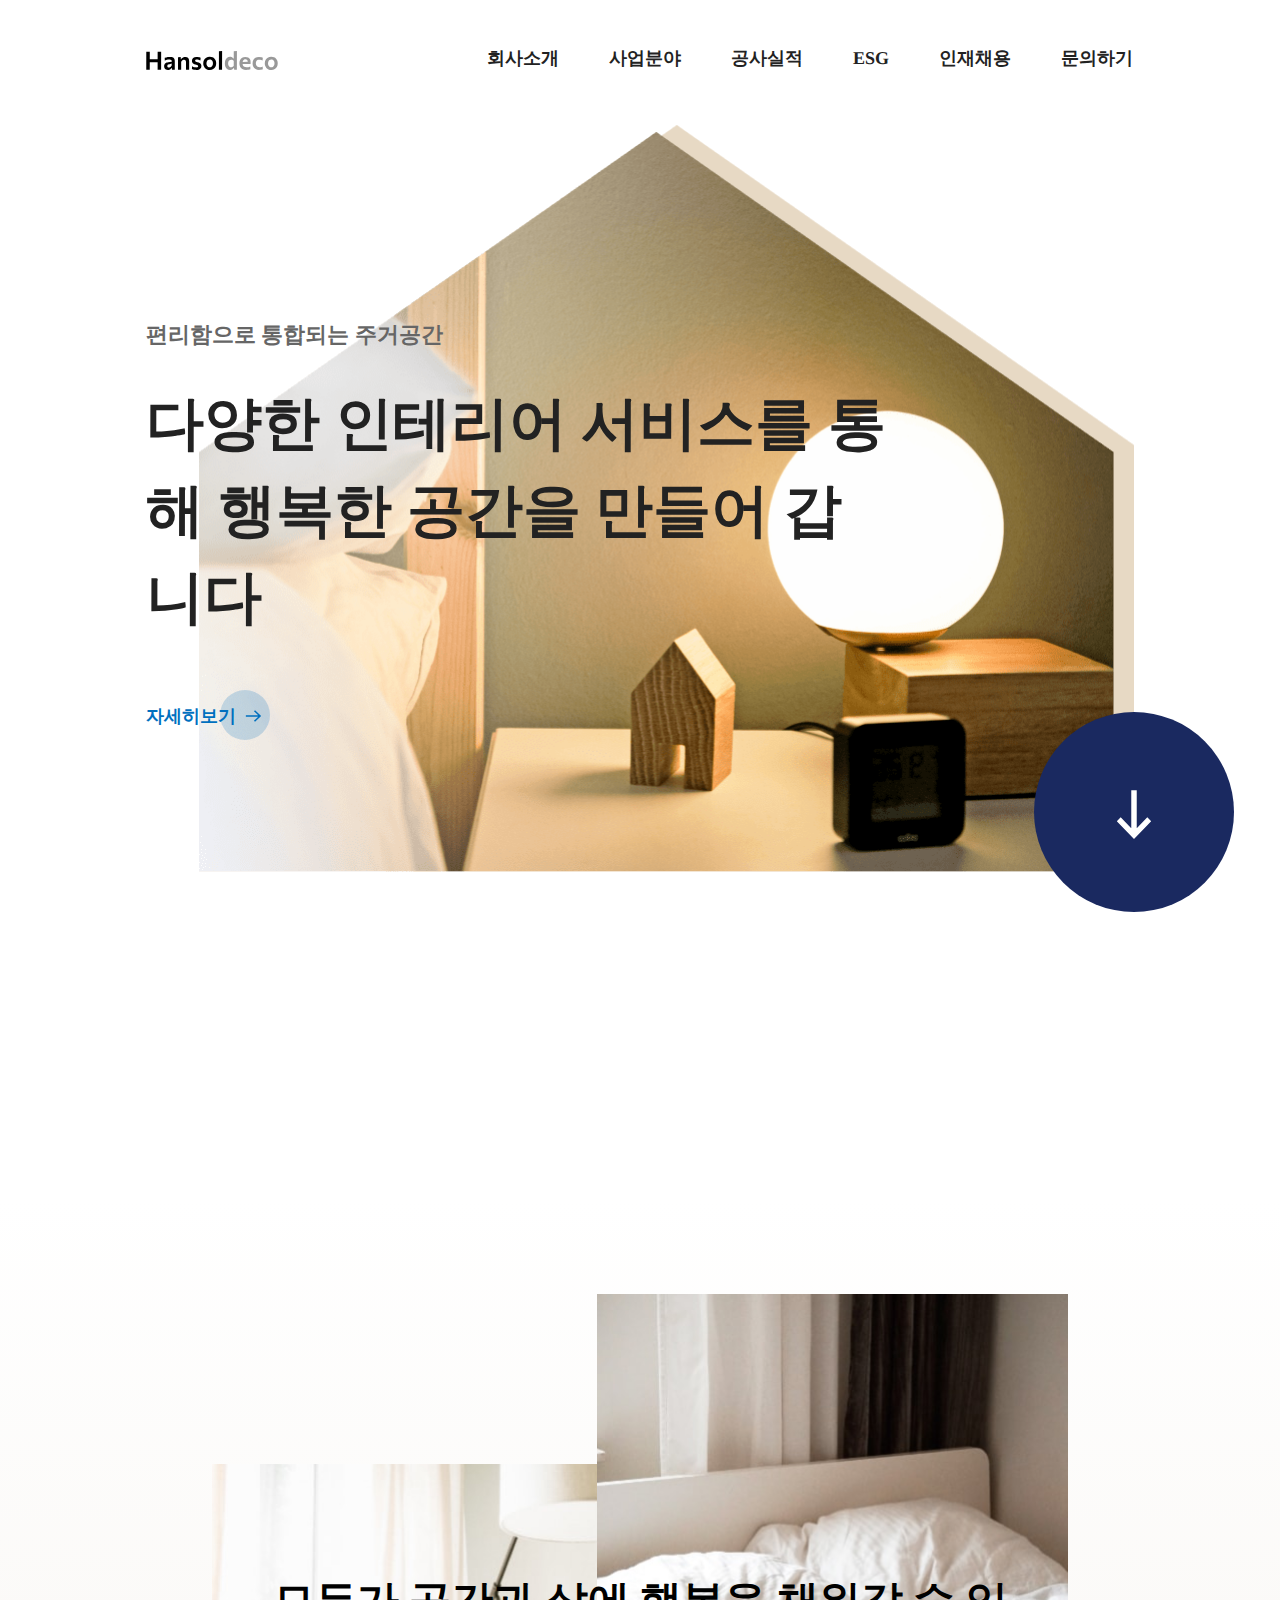
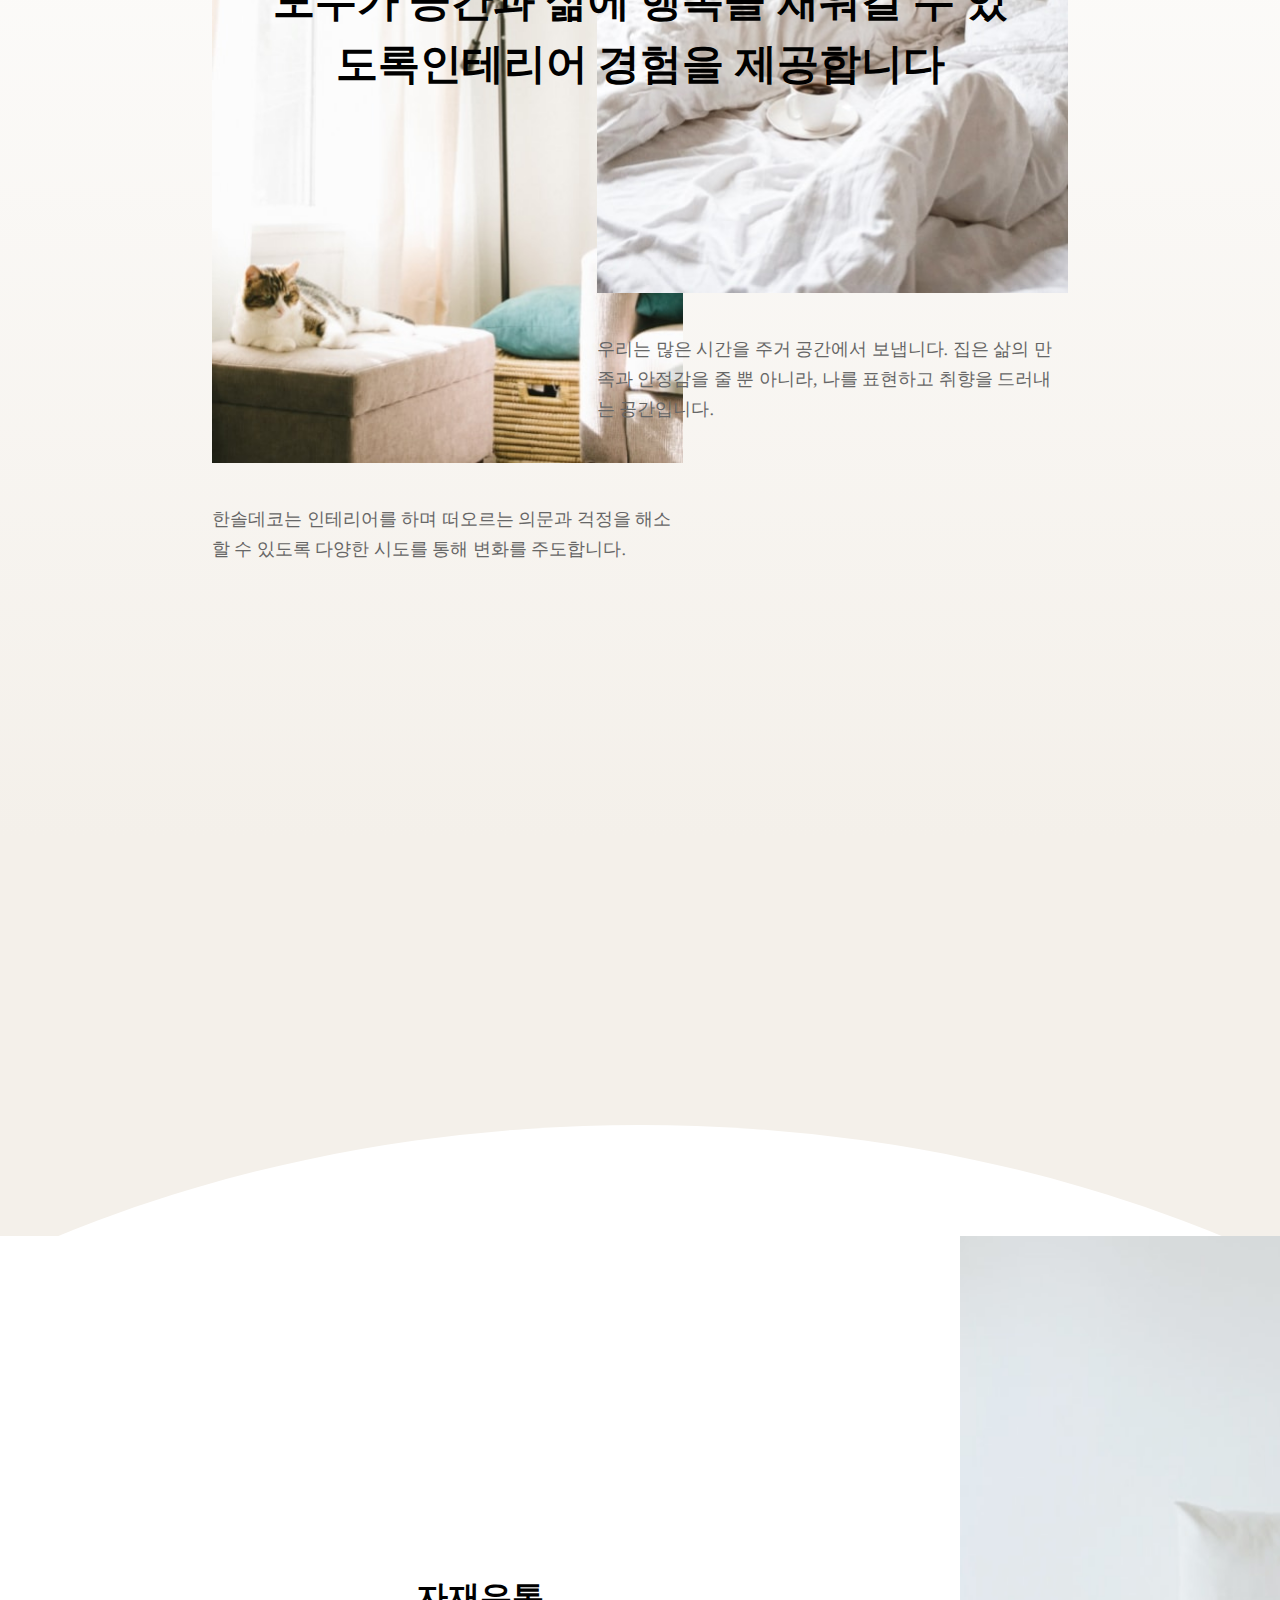
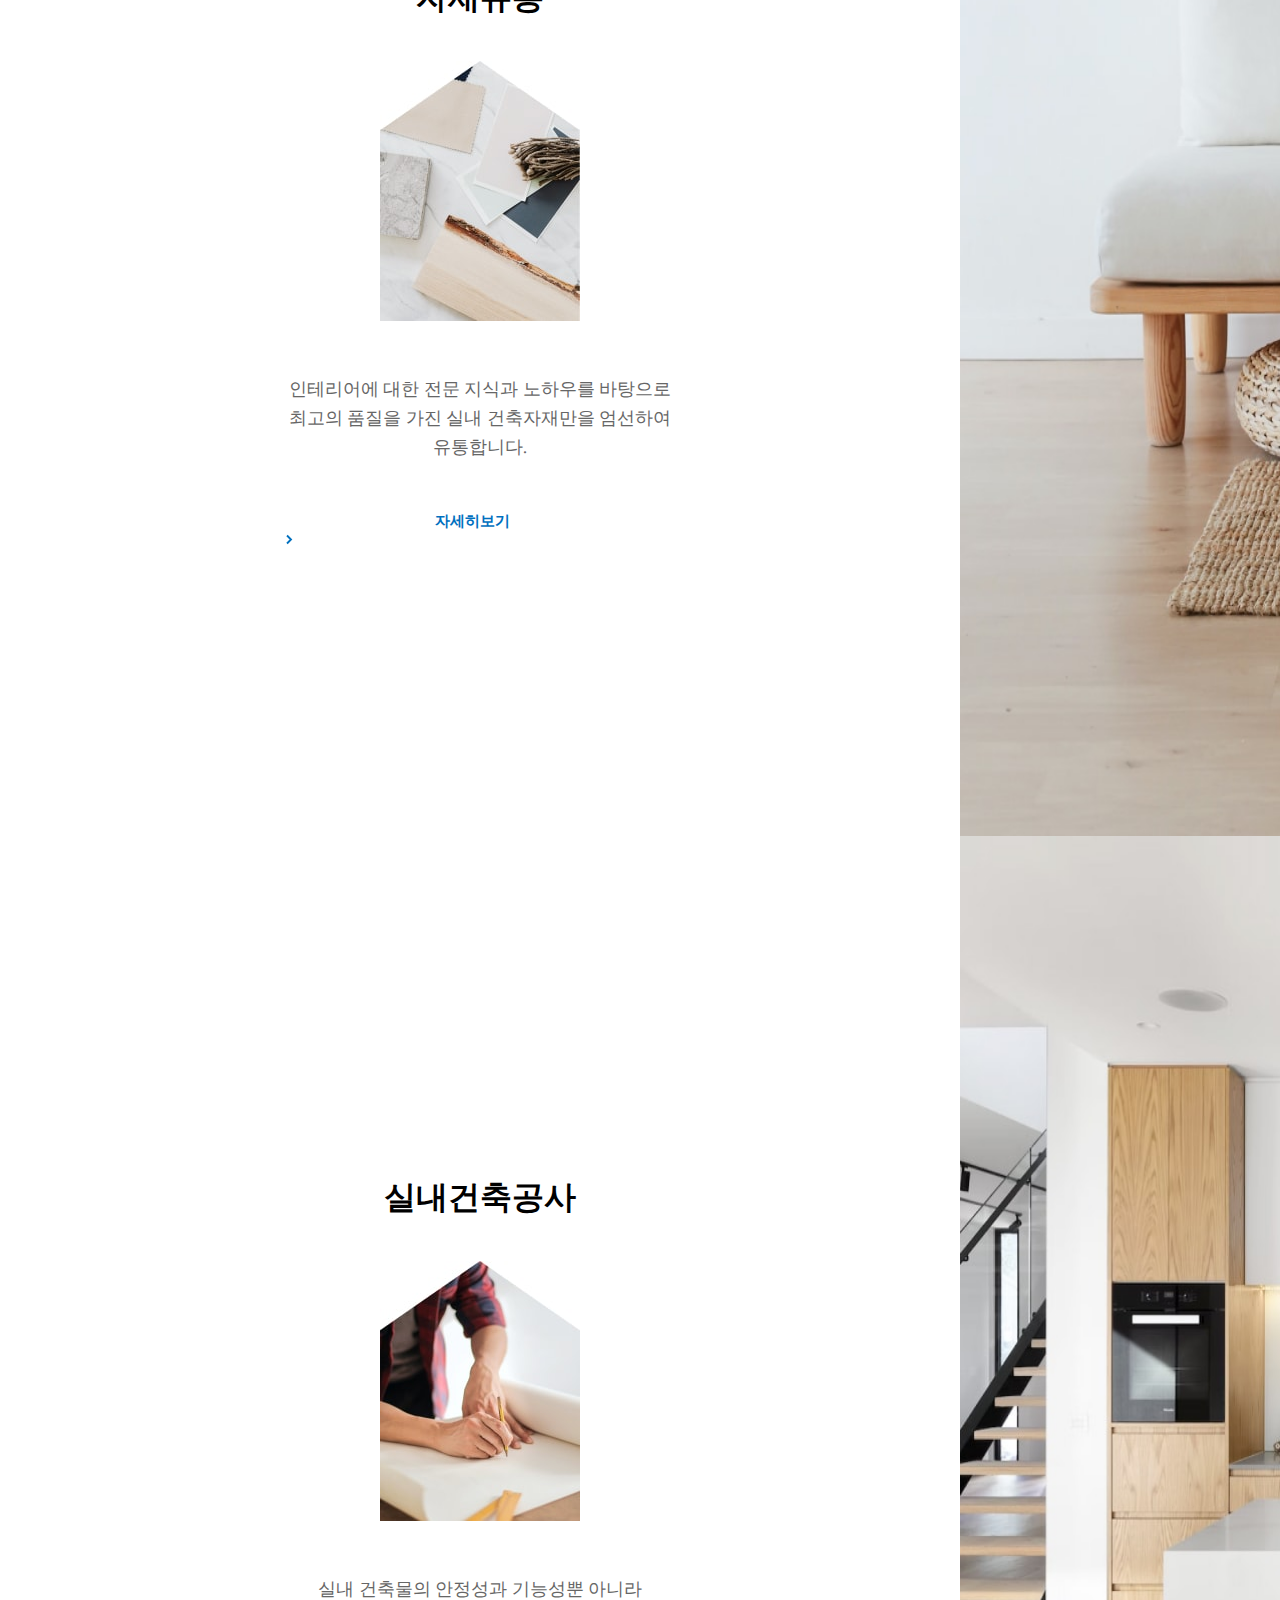
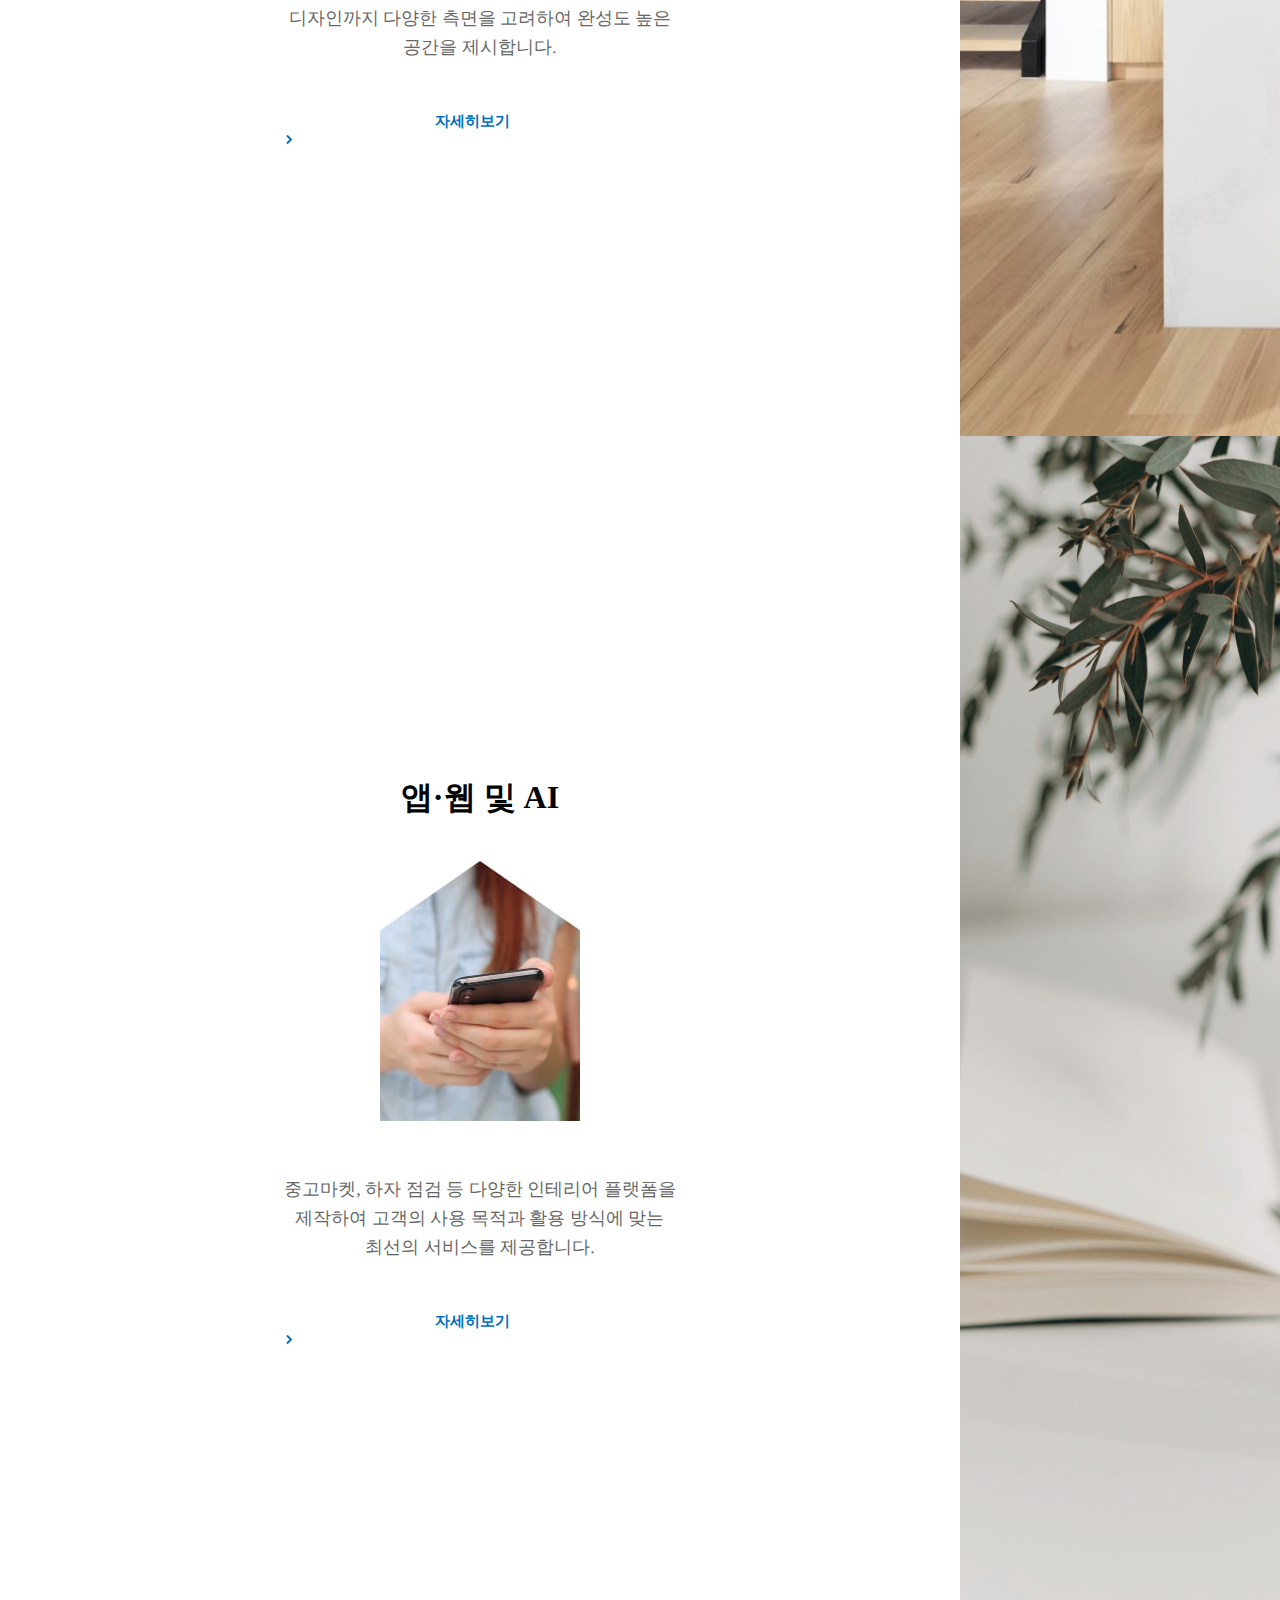
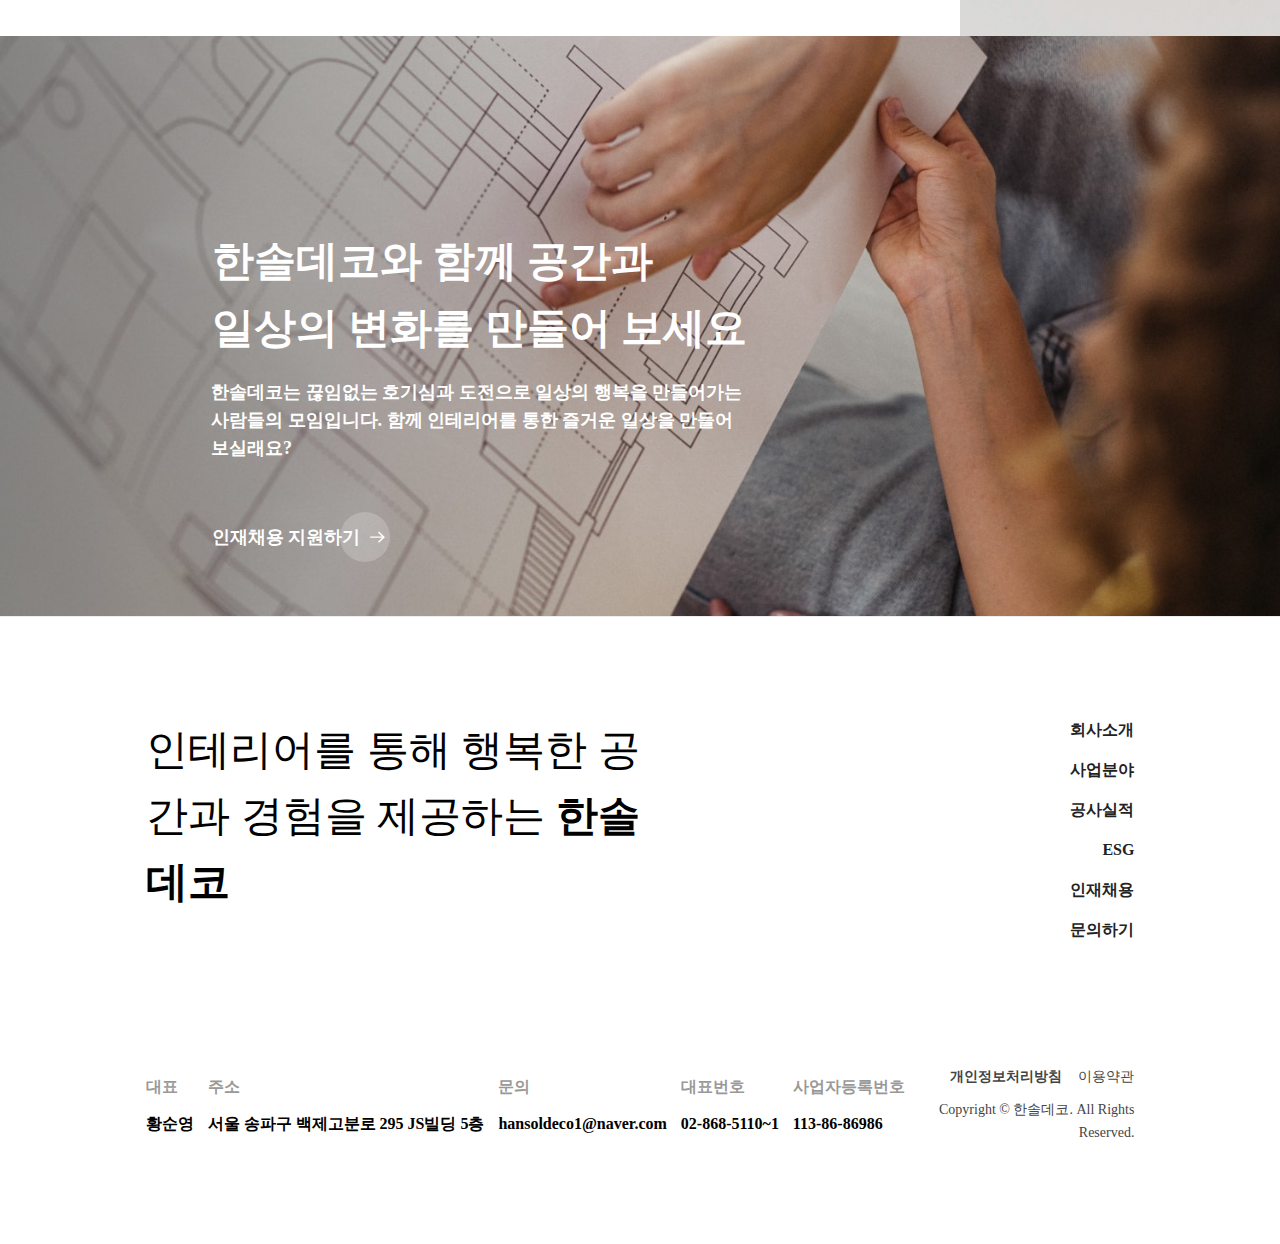
<file: index.html>
<!DOCTYPE html>
<html lang="ko">
<head>
    <meta charset="UTF-8">
    <meta name="viewport" content="width=device-width, initial-scale=1.0">
    <title>정다운-한솔데코(메인)</title>
    <script src="https://code.jquery.com/jquery-1.12.4.min.js"></script>
    <script src="./js/script.js"></script>

    <link rel="stylesheet" href="./css/style.css">
    <link rel="stylesheet" href="./css/slick.css">
    <link rel="stylesheet" href="./css/animate.min.css">
    <link rel="stylesheet" href="./css/slick-theme.css">

</head>
<body>
    <div id="wrap">
        <header class="sticky-header">
            <div class="headerInner">
                <!-- logo -->
                <h1><a href="./index.html"><img src="./images/logo.svg" alt="삼성물산로고"></a></h1>
                <nav class="pc_menu">
                    <ul class="mainmenu">
                        <li><a href="#">회사소개</a></li>
                        <li>
                            <a href="#">사업분야</a>
                            <ul class="submenu">
                                <li><a href="#">자재유통</a></li>
                                <li><a href="#">실내건축공사</a></li>
                                <li><a href="#">앱·웹 및 AI</a></li>
                            </ul>
                        </li>
                        <li><a href="#">공사실적</a></li>
                        <li><a href="#">ESG</a></li>
                        <li><a href="./talent.html">인재채용</a></li>
                        <li><a href="#">문의하기</a></li>
                    </ul>
                </nav>
            </div>
        </header>
        <main>
            <div class="main_visual">
                <div class="text">
                    <h3 class="subtitle">편리함으로 통합되는 주거공간</h3>
                    <h2 class="title">다양한 인테리어 서비스를 통해 행복한 공간을 만들어 갑니다</h2>
                    <a href="#">자세히보기</a>
                </div>
                <div class="home">
                    <div class="homebg">
                        <img class="movable" src="./images/visual_img02.png" alt="main">
                    </div>
                    <img src="./images/visual_img01.png" alt="main">
                </div>
                <div class="quick">
                    <a href="#"><img src="./images/arrow_down.svg" alt="quick icon"></a>
                </div>
            </div>

            <section>
                <div class="imgbox1">
                    <img src="./images/sec1-1.jpg" alt="sectionImg">
                    <p>한솔데코는 인테리어를 하며 떠오르는 의문과 걱정을 해소할 수 있도록 다양한 시도를 통해 변화를 주도합니다.</p>
                </div>
                <div class="imgbox2">
                    <img src="./images/sec1-2.jpg" alt="sectionImg">
                    <p>우리는 많은 시간을 주거 공간에서 보냅니다. 집은 삶의 만족과 안정감을 줄 뿐 아니라, 나를 표현하고 취향을 드러내는 공간입니다.</p>
                </div>
                <h2 class="title">모두가 공간과 삶에 행복을 채워갈 수 있도록인테리어 경험을 제공합니다</h2>
                <div class="bg-circle">
                    <h2 class="title">한솔데코의<br>사업영역을 소개합니다</h2>
                </div>
            </section>
            <ul class="businessList">
                <li class="list">
                    <div class="listInner">
                        <div class="info">
                            <h2 class="title">자재유통</h2>
                            <img src="./images/sec2-1.jpg" alt="자재유통">
                            <p>인테리어에 대한 전문 지식과 노하우를 바탕으로 최고의 품질을 가진 실내 건축자재만을 엄선하여 유통합니다.</p>
                            <a href="#">자세히보기</a>
                        </div>
                        <img src="./images/sec2-2.jpg" alt="자재유통" class="listImg">
                    </div>
                </li>
                <li class="list">
                    <div class="listInner">
                        <div class="info">
                            <h2 class="title">실내건축공사</h2>
                            <img src="./images/sec3-1.jpg" alt="실내건축공사">
                            <p>실내 건축물의 안정성과 기능성뿐 아니라 디자인까지 다양한 측면을 고려하여 완성도 높은 공간을 제시합니다.</p>
                            <a href="#">자세히보기</a>
                        </div>
                        <img src="./images/sec3-2.jpg" alt="실내건축공사" class="listImg">
                    </div>
                </li>
                <li class="list" >
                    <div class="listInner">
                        <div class="info">
                            <h2 class="title">앱·웹 및 AI</h2>
                            <img src="./images/sec4-1.jpg" alt="앱·웹 및 AI">
                            <p>중고마켓, 하자 점검 등 다양한 인테리어 플랫폼을 제작하여 고객의 사용 목적과 활용 방식에 맞는 최선의 서비스를 제공합니다.</p>
                            <a href="#">자세히보기</a>
                        </div>
                        <img src="./images/sec4-2.png" alt="앱·웹 및 AI" class="listImg">
                    </div>
                </li>
            </ul>
            <div class="talent">
                <div class="talentInner">
                    <h2 class="title">한솔데코와 함께 공간과<br>일상의 변화를 만들어 보세요</h2>
                    <div class="subtitle">한솔데코는 끊임없는 호기심과 도전으로 일상의 행복을 만들어가는 사람들의 모임입니다. 함께 인테리어를 통한 즐거운 일상을 만들어 보실래요?</div>
                    <a href="./talent.html">인재채용 지원하기</a>
                </div>
            </div>
        </main>

        <footer>
            <div class="footerInner">
                <div class="text">
                    <h2 class="title">인테리어를 통해 행복한 공간과 경험을 제공하는 <span>한솔데코</span></h2>
                    <ul>
                        <li><a href="#">회사소개</a></li>
                        <li><a href="#">사업분야</a></li>
                        <li><a href="#">공사실적</a></li>
                        <li><a href="#">ESG</a></li>
                        <li><a href="./talent.html">인재채용</a></li>
                        <li><a href="#">문의하기</a></li>
                    </ul>
                </div>
                <div class="binfo">
                    <div class="infoBox1">
                        <dl class="infoInner">
                            <dt>대표</dt>
                            <dd>황순영</dd>
                        </dl>
                        <dl class="infoInner">
                            <dt>주소</dt>
                            <dd>서울 송파구 백제고분로 295 JS빌딩 5층</dd>
                        </dl>
                        <dl class="infoInner">
                            <dt>문의</dt>
                            <dd>hansoldeco1@naver.com</dd>
                        </dl>
                        <dl class="infoInner">
                            <dt>대표번호</dt>
                            <dd>02-868-5110~1</dd>
                        </dl>
                        <dl class="infoInner">
                            <dt>사업자등록번호</dt>
                            <dd>113-86-86986</dd>
                        </dl>
                    </div>
                    <div class="infoBox2">
                            <a href="#">개인정보처리방침</a>
                            <a href="#">이용약관</a>
                            <div class="copyright">Copyright &copy; 한솔데코. All Rights Reserved.</div>
                    </div>
                </div>
            </div>
        </footer>
    </div>
</body>
</html>
</file>
<file: css/style.css>
@charset "UTF-8";

/* reset */
* {margin: 0;padding: 0;}
a {text-decoration: none;}
li, .info {list-style: none;}
p, a, h1, h2, h3, h4, h5, h6 {transform: skew(-0.1deg);}

/* js */
.scroll_on.type_bottom {transform: translate(0, 50px);}
.scroll_on.type_top {transform: translate(0, -50px);}
.scroll_wrap {overflow: hidden;}
.scroll_on {padding:50px 0;font-size: 24px;font-weight:700;text-align: center;opacity: 0;transition: all 1s;}
.scroll_on.active {opacity: 1 !important;transform: translate(0, 0) !important;}

body {font-family: 'NanumSquare';position: relative;}
/* =========================
    header
========================= */
#wrap header {
    width: 100%;height: 112px;
    background-color: #fff;
    position: fixed;
    top: 0;left: 0;
    transition: all 0.4s;
    z-index: 9999999999;
}

.scroll-down .sticky-header {
    transform: translate3d(0, -100%, 0);
  }
  
.scroll-up .sticky-header {
    transform: none;
  }

#wrap header .headerInner  {
    width: 77.25%;height: 112px;
    padding-top: 4px;
    margin: 0 auto;
    display: flex;
    justify-content: space-between;
    align-items: center;
    position: relative;
}

/* logo */
#wrap header .headerInner h1.logo {
    width: 200px;height: 100px;
}
#wrap header .headerInner h1.logo img {
    width: 150px;margin-top: 30px;
}

/* =========================
    menu
========================= */
#wrap header .headerInner nav.pc_menu {
    position: absolute;
    right: -24px;top:45px;
}
#wrap header .headerInner nav.pc_menu ul.mainmenu {
    display: flex;
    align-items: center;
}

/* main+sub */
#wrap header .headerInner nav.pc_menu ul.mainmenu li>a {
    color: #222;
    font-size: 18px;
    font-weight: 700;
    line-height: 27px;
    display: flex;
    align-items: center;
    justify-content: center;
    text-align: center;
    right: -15px;
    margin: 0 25px;
}
#wrap header .headerInner nav.pc_menu ul.mainmenu li a:focus,
#wrap header .headerInner nav.pc_menu ul.mainmenu li a:hover {
    color: #0070bf;
}

/* menu */
#wrap header .headerInner nav.pc_menu ul.mainmenu>li {
    line-height: 50px;
    position: relative;
}

/* sub */
#wrap header .headerInner nav.pc_menu ul.mainmenu>li .submenu {
    width: 137px;height: 104px;
    background-color: #fff;
    box-shadow: 0px 0px 15px 1px rgba(0, 0, 0, 0.1);
    border-radius: 10px;
    padding: 26px 0;
    z-index: 99999999999;
    display: none;
    position: absolute;
    left: -8%;
    top: 50px;
    overflow: hidden;
    text-transform: none;
}
#wrap header .headerInner nav.pc_menu ul.mainmenu>li .submenu a {
    font-size: 16px;
    font-weight: 700;
    color: #666;
    word-break: keep-all;
}
#wrap header .headerInner nav.pc_menu ul.mainmenu li .submenu a:nth-child(1),
#wrap header .headerInner nav.pc_menu ul.mainmenu li .submenu a:nth-child(2) {
    margin-bottom: 14px;
}
#wrap header .headerInner nav.pc_menu ul.mainmenu li .submenu a:hover {
    color: #0070bf;
}



/* =========================
    main
========================= */
#wrap main {width: 100%;margin: 0 auto;overflow: hidden;}
#wrap main .main_visual {
    display: flex;
    position: relative;
    width: 77.25%;height: 1200px;
    margin: 0 auto;
}
#wrap main .main_visual .text {
    position: absolute;
    top: 320px;
    z-index: 2;
}
#wrap main .main_visual .text h3 {
    color: #666;
    font-size: 22px;
    margin-bottom: 30px;
}
#wrap main .main_visual .text h2 {
    color: #222;
    width: 740px;
    font-weight: 700;
    font-size: 58px;
    line-height: 87px;
    margin-bottom: 63px;
    word-break: normal;
}
#wrap main .main_visual .text a {
    color: #0070bf;
    font-weight: 700;
    font-size: 18px;
    display: flex;
    align-items: center;
    position: relative;
}
#wrap main .main_visual .text a::before {
    content: "";
    width: 50px;height: 50px;
    border-radius: 50%;
    display: block;
    background-color: rgba(0, 112, 191, 0.2);
    position: absolute;
    left: 74px;top: -14px;
    transform-origin: center center;
    transition: .3s;
}
#wrap main .main_visual .text a:hover::before {
    transform: scale(1.4);
}
#wrap main .main_visual .text a::after {
    content: "";
    display: inline-block;
    margin: -1px 0 0 5px;
    width: 24px;
    height: 24px;
    background-image: url(/images/right_arrow.svg);
    background-repeat: no-repeat;
    background-position: center;
    background-size: contain;
}

/* img */
#wrap main .main_visual .home .homebg img {
    position: absolute;
    width: 915px;height: 740px;
    top: 125px;right: 0;
}
.movable {
    transition: transform 0.1s ease-out;
}
#wrap main .main_visual .home>img {
    position: absolute;
    width: 915px;height: 740px;
    top: 132px; right: 20px;
}

/* quick icon */
#wrap main .quick {
    width: 200px;height: 200px;
    line-height: 245px;
    font-size: 50px;
    text-align: center;
    border-radius: 50%;
    background-color: #1A2960;
    position: absolute;
    right: -100px;bottom: 288px;
}

/* =========================
    section
========================= */
#wrap main section {
    width: 100%; height: 1636px;
    margin: 0 auto;
    background: linear-gradient(180deg, #FFFFFF 0%, #F4F0EA 75.64%);
    display: flex;
    position: relative;
    z-index: -2;
}
#wrap main section h2.title {
    width: 752px;
    font-size: 42px;
    line-height: 63px;
    font-weight: 700;
    text-align: center;
    position: absolute;
    top: 370px;left: 50%;
    transform: translate(-50%);
}
#wrap main  section .imgbox1 {
    width: 471px;
    position: absolute;
    left: 212px; top:264px;
}
#wrap main  section .imgbox2 {
    width: 471px;
    position: absolute;
    right: 212px;top:94px;
}
#wrap main  section .imgbox1 img,
#wrap main  section .imgbox2 img {
    width: 471px;
}
#wrap main  section .imgbox1 p,
#wrap main  section .imgbox2 p {
    font-size: 18px;
    line-height: 30px;
    color: #666;
    margin-top: 37px;

}

/* box */
#wrap main section .bg-circle {
    position: absolute;
    top: 1525px;
    left: -40%;
    right: -40%;
    max-width: 180%;
    min-height: 180vh;
    margin: 0 auto;
    background: #fff;
    border-radius: 50%;
    z-index: -1;
    pointer-events: none;
    }

#wrap main section .bg-circle h2.title {
    font-size: 42px;
    line-height: 63px;
    color: #222;
    text-align: center;
    width: 393px;
    position: absolute;
    top: 250px;
    word-break: keep-all;
}


/* =========================
    list
========================= */
.listInner {
    background-color: #fff;
    width: 960px; height: 1200px;
    display: flex;
}
.listInner>img {
    width: 960px;height: 1200px;
    z-index: -1;
}
.listInner .info {
    width: 408px;height: 526px;
    padding: 337px 276px;
    margin: 0 auto;
    display: list-item;
    justify-content: center;
    align-items: center;
}
.listInner .info h2 {
    font-size: 32px;
    font-weight: 700;
    line-height: 48px;
    text-align: center;
    margin-bottom: 40px;
}
.listInner .info img {
    width: 200px;height: 260px;
    margin: 0 104px;
}
.listInner .info p {
    font-size: 18px;
    line-height: 29px;
    text-align: center;
    margin: 50px 0;
    word-break: keep-all;
    color: #666;
}
.listInner .info a {
    font-size: 15px;
    font-weight: 700;
    line-height: 15px;
    text-align: center;
    color: #0070bf;
    margin: 0 159px;
}
.listInner .info a::after {
    content: "";
    display: inline-block;
    margin: 0 0 -3px 5px;
    width: 16px;
    height: 16px;
    background-image: url(/images/info_arrow.svg);
    background-repeat: no-repeat;
    background-position: center;
    background-size: contain;
}



/* =========================
    talent
========================= */
#wrap .talent {
    width: 100%;height: 580px;
    background: url("../images/talent.jpg") no-repeat center/cover;
    position: relative;
}
#wrap .talent .talentInner {
    width: 77.25%;height: 300px;
    position: absolute;
    top: 192px;left: 212px;
}
#wrap .talent .talentInner h2.title {
    font-size: 42px;
    line-height: 67px;
    font-weight: 700;
    color: #fff;
}
#wrap .talent .talentInner .subtitle {
    width: 560px;
    font-size: 18px;
    font-weight: 700;
    line-height: 28px;
    color: #fff;
    margin: 16px 0 61px -1px;
    word-break: keep-all;
}
#wrap .talent .talentInner a {
    font-size: 18px;
    font-weight: 700;
    line-height: 28px;
    color: #fff;
    display: flex;
    align-items: center;
    position: relative;
}
#wrap .talent .talentInner a::before {
    content: "";
    width: 50px;height: 50px;
    border-radius: 50%;
    display: block;
    background-color: rgba(255, 255, 255, 0.2);
    position: absolute;
    left: 128px;top: -11px;
    transform-origin: center center;
    transition: .3s;
}
#wrap .talent .talentInner a:hover::before {
    transform: scale(1.4);
}
#wrap .talent .talentInner a::after {
    content: "";
    display: inline-block;
    margin: -1px 0 0 5px;
    width: 24px;
    height: 24px;
    background-image: url(/images/right_arrow_w.svg);
    background-repeat: no-repeat;
    background-position: center;
    background-size: contain;
}



/* =========================
    footer
========================= */
#wrap footer {
    width: 100%;
    margin: 0 auto;
    background-color: #fff;
    position: relative;
    border-top: 1px solid #ededed;
}
#wrap footer .footerInner {
    width: 77.25%;height: 100%;
    padding: 100px 0;
    margin: 0px auto;
}
#wrap footer .footerInner .text {
    display: flex;
    justify-content: space-between;
}
#wrap footer .footerInner .text h2.title {
    width: 529px;
    font-weight: 400;
    font-size: 42px;
    line-height: 66px;
}
#wrap footer .footerInner .text h2.title span {
    font-weight: 700;
}
#wrap footer .footerInner .text ul li {
    margin-bottom: 15px;
    text-align: right;
}
#wrap footer .footerInner .text ul li a {
    font-size: 16px;
    font-weight: 700;
    line-height: 25px;
    color: #222;
}
#wrap footer .footerInner .binfo {
    display: flex;
    justify-content: space-between;
    align-items: center;
    margin-top: 108px;
}
#wrap footer .footerInner .binfo .infoBox1 {
    width: 842px;
    display: flex;
    justify-content: space-between;
}

#wrap footer .footerInner .binfo .infoBox1 dl {
    font-size: 16px;
    font-weight: 700;
    line-height: 27px;
}
#wrap footer .footerInner .binfo .infoBox1 dt {
    color: #999;
    margin-bottom: 10px;
}
#wrap footer .footerInner .binfo .infoBox2 {text-align: right;}
#wrap footer .footerInner .binfo .infoBox2 a,
#wrap footer .footerInner .binfo .infoBox2 .copyright {
    font-size: 14px;
    line-height: 23px;
    color: #444;
}
#wrap footer .footerInner .binfo .infoBox2 a:nth-child(1){font-weight: 700;margin-right: 12px;}
#wrap footer .footerInner .binfo .infoBox2 .copyright {margin-top: 10px;}



/* =========================
    반응형
========================= */
@media (max-width:768px) {
    
    

}
</file>
